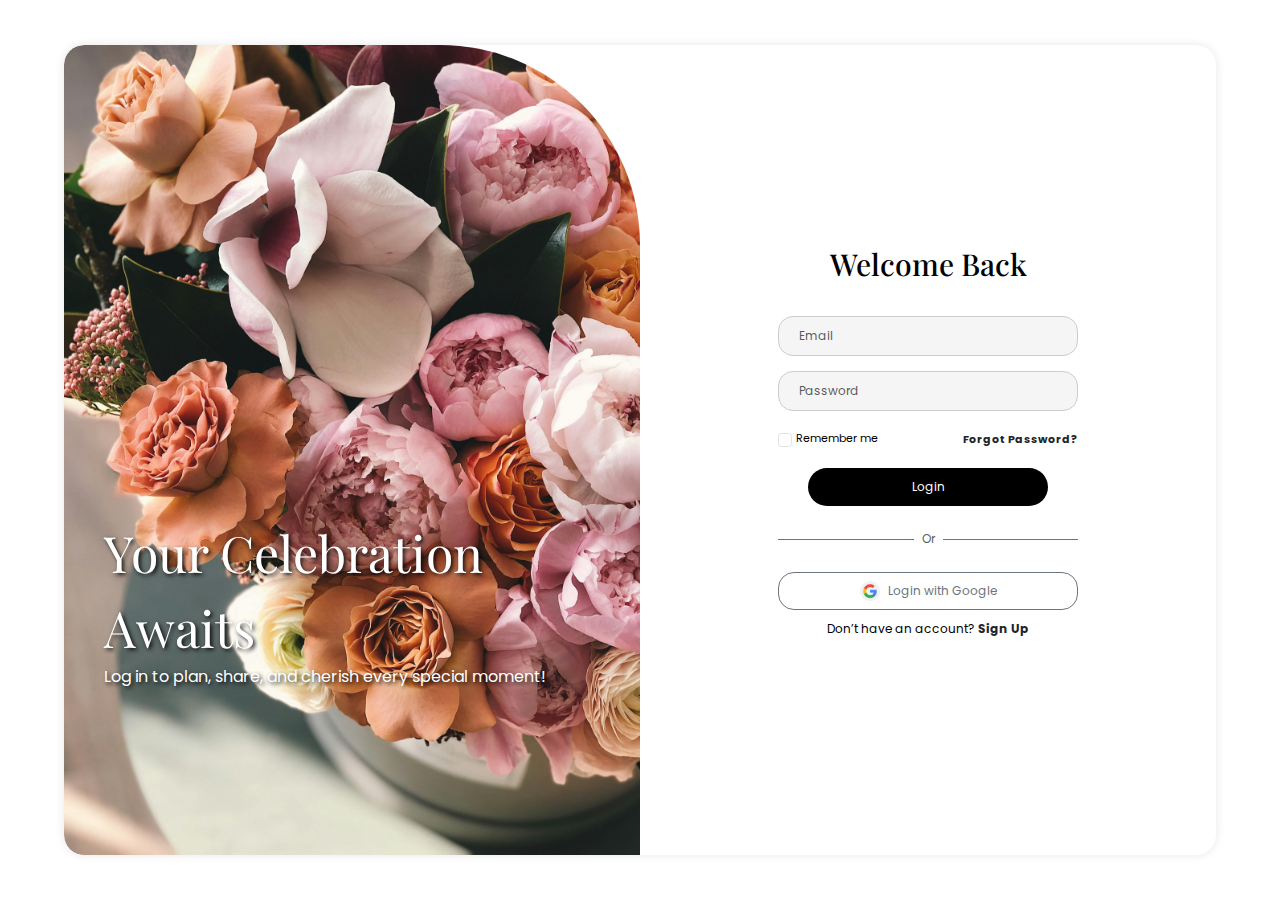
<file: login.html>
<!DOCTYPE html>
<html lang="en">
<head>
    <meta charset="UTF-8">
    <meta name="viewport" content="width=device-width, initial-scale=1.0">
    <title>Login</title>
    <link rel="stylesheet" href="styles.css">
    <link rel="preconnect" href="https://fonts.googleapis.com">
    <link rel="preconnect" href="https://fonts.gstatic.com" crossorigin>
    <link href="https://fonts.googleapis.com/css2?family=Playfair+Display:ital,wght@0,400..900;1,400..900&family=Poppins:ital,wght@0,100;0,200;0,300;0,400;0,500;0,600;0,700;0,800;0,900;1,100;1,200;1,300;1,400;1,500;1,600;1,700;1,800;1,900&family=Satisfy&family=Sawarabi+Mincho&display=swap" rel="stylesheet">
    <link href="https://cdn.jsdelivr.net/npm/bootstrap@5.3.3/dist/css/bootstrap.min.css" rel="stylesheet" integrity="sha384-QWTKZyjpPEjISv5WaRU9OFeRpok6YctnYmDr5pNlyT2bRjXh0JMhjY6hW+ALEwIH" crossorigin="anonymous">
</head>
<body>
    <div class="main-container fade-enter show">
        <div class="image-container">
            <p class="position-absolute text-white text-shadow"><span class="highlight">Your Celebration Awaits</span><br>Log in to plan, share, and cherish every special moment!</p>
        </div>
        <div class="login-container d-flex flex-column justify-content-center text-center p-5">
            <h2 class="pb-4">Welcome Back</h2>
            <form class="login-form mx-auto w-100">
                <div class="input-group">
                    <input type="text" id="email-add" class="form-control" placeholder="Email" required>
                </div>
                <div class="input-group">
                    <input type="password" id="password" class="form-control" placeholder="Password" required>
                </div>
                <div class="d-flex justify-content-between align-items-center mb-3 text-muted small">
                    <div class="form-check d-flex align-items-center gap-1">
                        <input class="form-check-input" type="checkbox" id="rememberMe">
                        <label class="remember-forgot form-check-label" for="rememberMe">Remember me</label>
                    </div>
                    <a href="forgot-password.html" class="remember-forgot text-dark hover-underline fw-bold">Forgot Password?</a>
                </div>
                <button type="submit" class="sign-in-btn">Login</button>
                <div class="d-flex align-items-center my-4">
                    <div class="flex-grow-1 border-top border-secondary"></div>
                    <span class="mx-2 text-muted" style="font-size: 12px;">Or</span>
                    <div class="flex-grow-1 border-top border-secondary"></div>
                </div>                            
                <button type="button" class="btn btn-outline-secondary d-flex align-items-center justify-content-center w-100 py-2 rounded-4 border-1 social-login" style="font-size: 12px; transition: background 0.3s; margin-bottom: 10px;">
                    <img src="images/google.png" alt="Google" class="me-2" style="width: 20px;">
                    Login with Google
                </button>                
                <p class="signup-text" style="font-size: 12px;">
                    Don’t have an account? <a href="signup.html" class="text-dark fw-bold hover-underline">Sign Up</a></p>
            </form>
        </div>
    </div>
    <script src="script.js"></script>
</body>
</html>
</file>
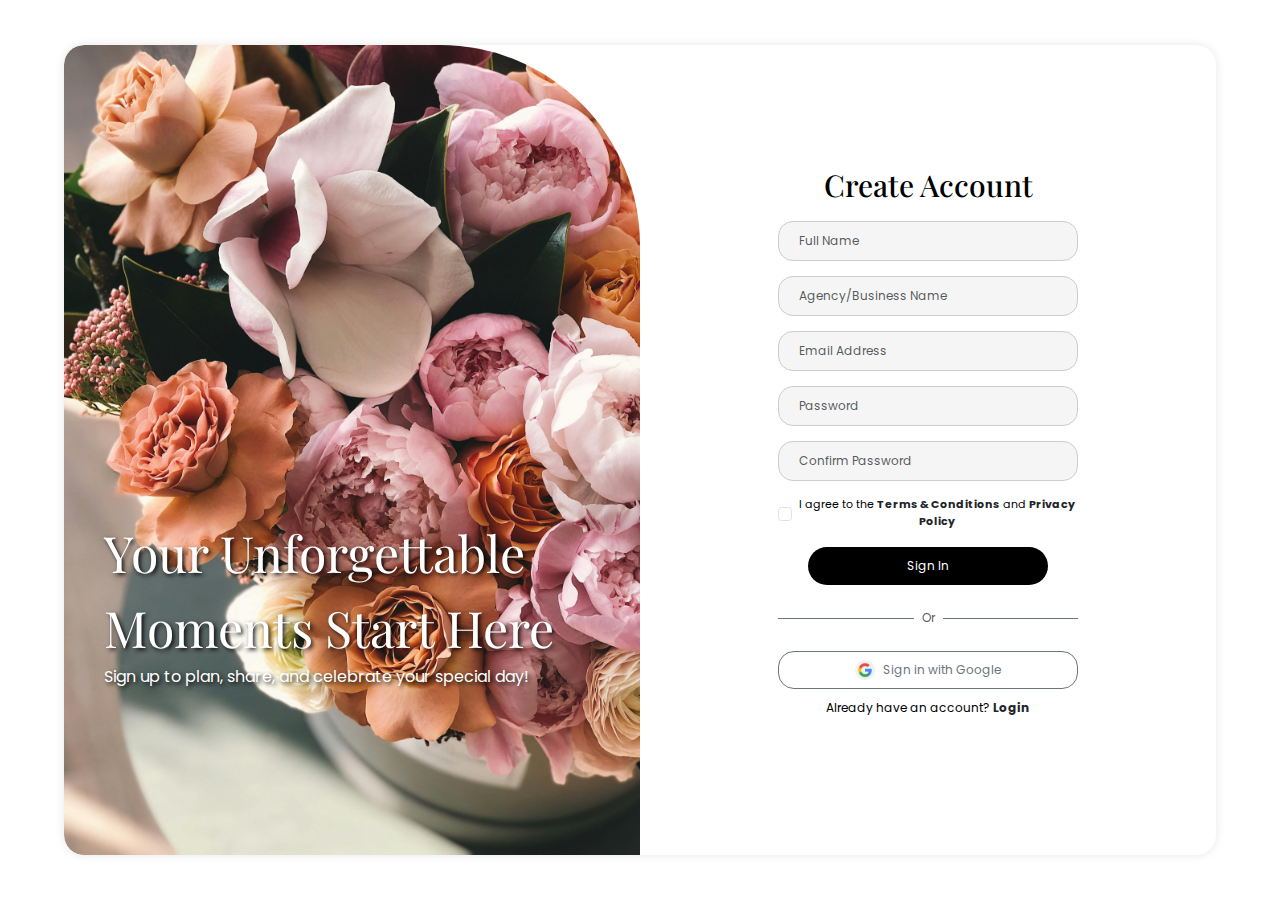
<file: signup.html>
<!DOCTYPE html>
<html lang="en">
<head>
    <meta charset="UTF-8">
    <meta name="viewport" content="width=device-width, initial-scale=1.0">
    <title>Sign Up</title>
    <link rel="stylesheet" href="styles.css">
    <link rel="preconnect" href="https://fonts.googleapis.com">
    <link rel="preconnect" href="https://fonts.gstatic.com" crossorigin>
    <link href="https://fonts.googleapis.com/css2?family=Playfair+Display:ital,wght@0,400..900;1,400..900&family=Poppins:ital,wght@0,100;0,200;0,300;0,400;0,500;0,600;0,700;0,800;0,900;1,100;1,200;1,300;1,400;1,500;1,600;1,700;1,800;1,900&family=Satisfy&family=Sawarabi+Mincho&display=swap" rel="stylesheet">
    <link href="https://cdn.jsdelivr.net/npm/bootstrap@5.3.3/dist/css/bootstrap.min.css" rel="stylesheet" integrity="sha384-QWTKZyjpPEjISv5WaRU9OFeRpok6YctnYmDr5pNlyT2bRjXh0JMhjY6hW+ALEwIH" crossorigin="anonymous">
</head>
<body>
    <div class="main-container">
        <div class="image-container">
            <p class="position-absolute text-white text-shadow"><span class="highlight">Your Unforgettable Moments Start Here</span><br>Sign up to plan, share, and celebrate your special day!</p>
        </div>
        <div class="login-container d-flex flex-column justify-content-center text-center p-5">
            <h2 class="pb-2">Create Account</h2>
            <form class="login-form mx-auto w-100">
                <div class="input-group">
                    <input type="text" id="fullname" class="form-control" placeholder="Full Name" required>
                </div>
                <div class="input-group">
                    <input type="text" id="business-name" class="form-control" placeholder="Agency/Business Name" required>
                </div>
                <div class="input-group">
                    <input type="email" id="email-add" class="form-control" placeholder="Email Address" required>
                </div>
                <div class="input-group">
                    <input type="password" id="password" class="form-control" placeholder="Password" required>
                </div>
                <div class="input-group">
                    <input type="password" id="password" class="form-control" placeholder="Confirm Password" required>
                </div>
                <div class="d-flex justify-content-between align-items-center mb-3 text-muted small">
                    <div class="form-check d-flex align-items-center gap-1">
                        <input class="form-check-input" type="checkbox" required id="terms">
                        <label class="remember-forgot form-check-label"> I agree to the <a href="terms.html" class="text-dark hover-underline fw-bold">Terms & Conditions</a> and <a href="privacy.html"  class="text-dark hover-underline fw-bold">Privacy Policy</a></label>
                        <!-- <label class="remember-forgot form-check-label" for="rememberMe">Remember me</label> -->
                    </div>
                </div>
                <button type="submit" class="sign-in-btn">Sign In</button>
                <div class="d-flex align-items-center my-4">
                    <div class="flex-grow-1 border-top border-secondary"></div>
                    <span class="mx-2 text-muted" style="font-size: 12px;">Or</span>
                    <div class="flex-grow-1 border-top border-secondary"></div>
                </div>                            
                <button type="button" class="btn btn-outline-secondary d-flex align-items-center justify-content-center w-100 py-2 rounded-4 border-1 social-login" style="font-size: 12px; transition: background 0.3s; margin-bottom: 10px;">
                    <img src="images/google.png" alt="Google" class="me-2" style="width: 20px;">
                    Sign in with Google
                </button>                
                <p class="signup-text" style="font-size: 12px;">
                    Already have an account? <a href="index.html" class="text-dark fw-bold hover-underline">Login</a>
                </p>
            </form>
        </div>
    </div>
    <script src="script.js"></script>
</body>
</html>
</file>
<file: styles.css>
/* Global Reset */
* {
    margin: 0;
    padding: 0;
    box-sizing: border-box;
    font-family: 'Poppins', sans-serif;
    color: black;
}

/* Center the page */
body {
    display: flex;
    justify-content: center;
    align-items: center;
    height: 100vh;
    background-color: #f8f9fa;
}
/* Main Container (Login & Sign in) */
.main-container {
    display: flex;
    width: 90%;
    height: 90%;
    background: white;
    border-radius: 20px;
    overflow: hidden;
    box-shadow: 0 0 10px rgba(0, 0, 0, 0.1);
}
/* Left Container (Login & Sign in) */
.image-container {
    flex: 1;
    background: url('images/bg.jpg') center/cover no-repeat;
    display: flex;
    justify-content: center;
    align-items: center;
    min-width: 50%;
    border-radius: 20px 200px 0px 20px;
    position: relative;
    margin: 0;
}

.image-container p {
    bottom: 150px;
    left: 40px;
    text-shadow: 2px 2px 4px rgba(0, 0, 0, 0.9);
    font-family: 'Poppins', sans-serif;
}

.highlight {
    font-size: 50px;
    font-family: 'Playfair Display', serif;
    color: white;
}

/* Right Container (Login & Sign in) */
.login-container {
    flex: 1;
    min-width: 50%;
}

.login-container h2 {
    font-size: 30px;
    margin-bottom: 10px;
    color: black;
    font-family: 'Playfair Display', serif;
}
.login-form {
    max-width: 300px;
}

.input-group {
    position: relative;
    margin-bottom: 15px;
}

.input-group input {
    width: 100%;
    padding: 10px 20px;
    border: 1px solid #ccc;
    border-radius: 15px;
    font-size: 12px;
    background: #f5f5f5;
    outline: none;
}
.remember-forgot{
    font-size: 11px;
}
.form-check-input {
    width: 11px;
    height: 11px;
    cursor: pointer;
}
.hover-underline {
    text-decoration: none; 
    transition: text-decoration 0.3s ease; 
  }
  
.hover-underline:hover {
    text-decoration: underline;
}
.sign-in-btn {
    width: 80%;
    padding: 10px;
    background: black;
    border: none;
    color: white;
    font-size: 12px;
    border-radius: 20px;
    cursor: pointer;
    transition: background 0.3s;
}

.sign-in-btn:hover {
    background: grey;
}
.social-login:hover {
    background: rgb(205, 194, 194);
}

.signup-text a:hover {
    text-decoration: underline;
}

/* Responsive Design */
@media (max-width: 768px) {
    .main-container {
        flex-direction: column;
        width: 100%;
        max-width: 500px;
    }

    .image-container {
        width: 100%;
        height: 200px;
        border-radius: 20px 20px 0 0;
        align-items: flex-end;
        padding-bottom: 20px;
    }

    .image-container p {
        font-size: 10px;
        width: 90%;
        bottom: 10px;
        left: 50%;
        transform: translateX(-50%);
    }

    .highlight {
        font-size: 26px;
    }

    .login-container {
        padding: 20px;
    }

    .login-container h2 {
        font-size: 18px;
    }
}

@media (max-width: 480px) {
    .image-container {
        display: none;
    }

    .login-container {
        padding: 15px;
    }

    .login-container h2 {
        font-size: 16px;
    }

    .input-group input {
        font-size: 12px;
        padding: 8px;
    }

    .sign-in-btn {
        font-size: 12px;
        padding: 10px;
    }
}

/* Transitions */
/* Scale effect for the paragraph */
.image-container p {
    opacity: 0;
    transform: scale(0.9);
    transition: opacity 0.6s ease, transform 0.6s ease;
}

.image-container p.show {
    opacity: 1;
    transform: scale(1);
}

.image-container p.hide {
    opacity: 0;
    transform: scale(1.1); /* Slightly enlarge before fading out */
}

/* Fade-up effect for the login container */
.login-container {
    opacity: 0;
    transform: translateY(20px);
    transition: opacity 0.6s ease, transform 0.6s ease;
}

.login-container.show {
    opacity: 1;
    transform: translateY(0);
}

.login-container.hide {
    opacity: 0;
    transform: translateY(-20px); /* Moves slightly up before disappearing */
}
</file>
